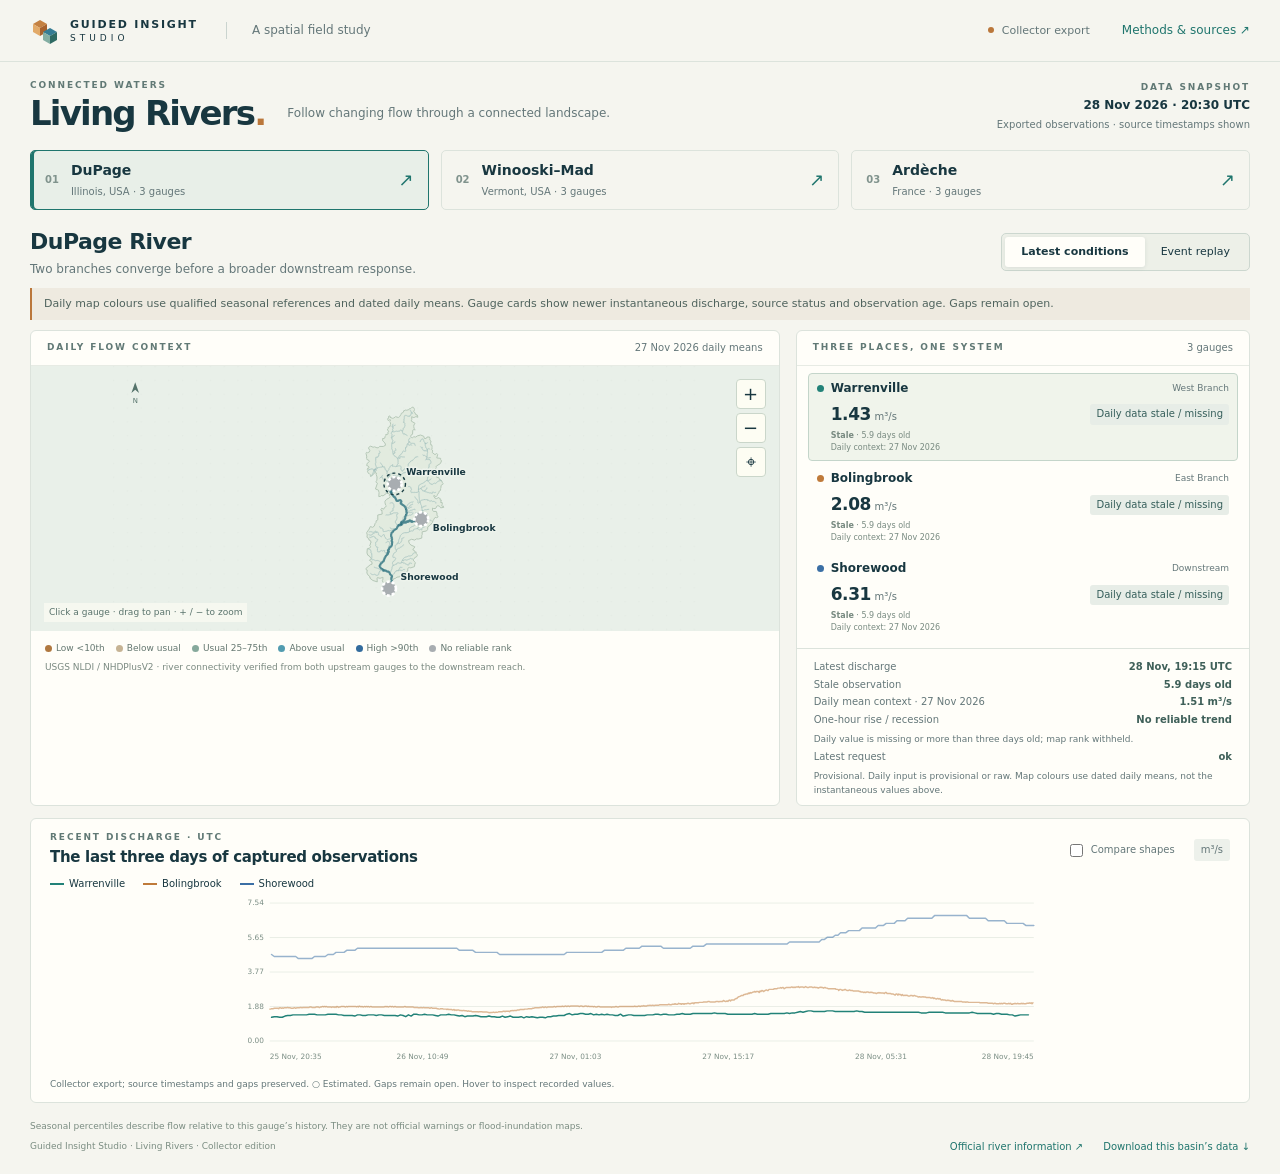
<file: living-rivers/index.html>
<!doctype html>
<html lang="en"><head><meta charset="utf-8"><meta name="viewport" content="width=device-width,initial-scale=1"><title>Living Rivers — Guided Insight Studio</title><link rel="stylesheet" href="styles.css"></head>
<body>
<header class="site-header"><a class="brand" href="#"><svg width="29" height="29" viewBox="0 0 29 29" aria-hidden="true"><path d="M3 8 10 4l7 4-7 4Z" fill="#c48142"/><path d="m3 8 7 4v8l-7-4Z" fill="#e2aa69"/><path d="m10 12 7-4v8l-7 4Z" fill="#a7622e"/><path d="m13 16 7-4 7 4-7 4Z" fill="#357c94"/><path d="m13 16 7 4v8l-7-4Z" fill="#83aea3"/><path d="m20 20 7-4v8l-7 4Z" fill="#2e6a63"/></svg><span>GUIDED INSIGHT<span class="studio">STUDIO</span></span></a><span class="project-tag">A spatial field study</span><div class="header-right"><span class="status-dot"></span>Collector export <button class="text-button" id="methods-button">Methods & sources ↗</button></div></header>
<main>
<section class="intro"><div><p class="eyebrow">CONNECTED WATERS</p><h1>Living Rivers<span class="title-dot">.</span></h1><p class="lede">Follow changing flow through a connected landscape.</p></div><div class="capture"><span class="eyebrow">DATA SNAPSHOT</span><strong id="capture-date">—</strong><span>Exported observations · source timestamps shown</span></div></section>
<nav class="basin-nav" aria-label="Select a river basin" id="basin-nav"></nav>
<section class="workspace-heading"><div><h2 id="basin-title"></h2><p id="basin-subtitle"></p></div><div class="mode-switch" role="group" aria-label="View mode"><button id="snapshot-button" class="active">Latest conditions</button><button id="replay-button">Event replay</button></div></section>
<div class="study-note" id="study-note"></div>
<section class="main-grid">
 <div class="map-card"><div class="panel-heading"><span class="eyebrow" id="map-label">DAILY FLOW CONTEXT</span><span id="map-date"></span></div><div class="map-area" id="map-area"><svg id="river-map" viewBox="0 0 760 345" role="img" aria-label="Interactive river network and stream gauges"></svg><div class="map-controls"><button id="zoom-in" aria-label="Zoom map in">+</button><button id="zoom-out" aria-label="Zoom map out">−</button><button id="zoom-reset" aria-label="Fit basin to map">⌖</button></div><div class="map-hint">Click a gauge · drag to pan · + / − to zoom</div></div><div class="map-legend"><span><i style="background:#b07840"></i>Low</span><span><i style="background:#c6b394"></i>Below usual</span><span><i style="background:#86a99c"></i>Usual</span><span><i style="background:#529cb0"></i>Above usual</span><span><i style="background:#326b9d"></i>High</span><span><i style="background:#a8adb1"></i>Uncertain / no rank</span></div><div class="map-footnote" id="network-note"></div></div>
 <aside class="gauge-panel"><div class="panel-heading"><span class="eyebrow">THREE PLACES, ONE SYSTEM</span><span id="gauge-count">3 gauges</span></div><div id="gauge-cards"></div><div class="selected-detail" id="selected-detail"></div></aside>
</section>
<section class="hydro-card"><div class="hydro-header"><div><p class="eyebrow" id="hydro-eyebrow">RECENT DISCHARGE</p><h3 id="hydro-title">Three responses, one river network</h3></div><div class="hydro-options"><label><input id="relative-toggle" type="checkbox">Compare shapes</label><span class="chart-unit" id="chart-unit">m³/s</span></div></div><div id="chart-legend" class="chart-legend"></div><div class="chart-wrap"><svg id="hydrograph" viewBox="0 0 1100 240" role="img" aria-label="Discharge hydrographs for the selected river basin"></svg><div id="chart-tooltip" class="chart-tooltip" hidden></div></div><div class="timeline" id="timeline"><button id="play-button" aria-label="Play replay">▶</button><button id="step-back" aria-label="Previous replay step">‹</button><input id="time-slider" type="range" min="0" max="100" value="0" aria-label="Replay time"><button id="step-forward" aria-label="Next replay step">›</button><output id="replay-time"></output></div><p class="chart-caption" id="chart-caption"></p></section>
<footer><p>Seasonal percentiles describe flow relative to this gauge’s history. They are not official warnings or flood-inundation maps.</p><div><span>Guided Insight Studio · Living Rivers · Collector edition</span><a id="official-link" target="_blank" rel="noopener noreferrer">Official river information ↗</a><button class="text-button" id="download-data">Download this basin’s data ↓</button></div></footer>
</main>
<dialog id="methods-dialog"><div class="dialog-head"><p class="eyebrow">READING THE RIVER</p><button id="close-methods" aria-label="Close methods">×</button></div><h2>What the indicators mean</h2><div id="methods-content"></div></dialog>
<script src="data.js"></script><script src="app.js"></script>
</body></html>
</file>
<file: living-rivers/styles.css>
:root{--ink:#183740;--muted:#647779;--paper:#f5f5ef;--line:#dce3dc;--teal:#1f756d;--orange:#ba773b;--surface:#fffef9}*{box-sizing:border-box}body{margin:0;background:var(--paper);color:var(--ink);font:14px/1.45 Inter,ui-sans-serif,system-ui,-apple-system,BlinkMacSystemFont,"Segoe UI",sans-serif}button,a,input{touch-action:manipulation}button{font:inherit;cursor:pointer}button:focus-visible,a:focus-visible,input:focus-visible{outline:3px solid #d89443;outline-offset:3px}button{color:inherit}a{color:var(--teal)}.site-header{height:75px;border-bottom:1px solid var(--line);display:flex;align-items:center;gap:28px;padding:0 max(30px,calc((100vw - 1320px)/2))}.brand{display:flex;gap:11px;align-items:center;font-size:11px;letter-spacing:1.8px;font-weight:750;color:var(--ink);text-decoration:none;line-height:1.4}.studio{display:block;font-size:9px;letter-spacing:4px;font-weight:500}.project-tag{border-left:1px solid #cad4cf;padding-left:25px;color:var(--muted);font-size:12px}.header-right{margin-left:auto;display:flex;align-items:center;gap:8px;color:var(--muted);font-size:11px}.text-button{background:none;border:0;padding:0;color:var(--teal);font-size:12px}.header-right .text-button{margin-left:24px}.status-dot{width:6px;height:6px;border-radius:50%;background:var(--orange)}main{max-width:1320px;margin:auto;padding:28px 30px 20px}.intro{display:flex;justify-content:space-between;align-items:center;margin-bottom:23px}.eyebrow{font-size:9px;letter-spacing:1.9px;font-weight:700;margin:0;color:#617975}h1{font-size:42px;font-weight:550;letter-spacing:-1.8px;margin:0;line-height:1.25}.title-dot{color:var(--orange)}.lede{color:var(--muted);margin:5px 0 0;font-size:13px}.capture{display:flex;flex-direction:column;gap:3px;text-align:right}.capture strong{font-weight:550;font-size:12px}.capture>span:last-child{font-size:10px;color:var(--muted)}.basin-nav{display:grid;grid-template-columns:repeat(3,1fr);gap:12px;margin-bottom:24px}.basin-choice{border:1px solid var(--line);background:transparent;display:flex;align-items:center;text-align:left;padding:12px 16px;border-radius:5px;gap:12px}.basin-choice.active{border-color:var(--teal);background:#e8efE8;box-shadow:inset 3px 0 0 var(--teal)}.basin-choice span:first-child{font-size:10px;color:#80938d;font-weight:600}.basin-choice strong{font-size:14px;font-weight:600;display:block}.basin-choice small{font-size:10px;color:var(--muted)}.basin-choice .arrow{margin-left:auto;color:var(--teal);font-size:18px}.workspace-heading{display:flex;justify-content:space-between;align-items:center;margin-bottom:13px}h2{font-size:22px;font-weight:550;letter-spacing:-.5px;margin:0}.workspace-heading p{margin:3px 0 0;font-size:12px;color:var(--muted)}.mode-switch{display:flex;border:1px solid #ccd7cf;border-radius:5px;padding:3px;background:#edf0e8}.mode-switch button{border:0;background:transparent;font-size:11px;padding:7px 16px;border-radius:3px}.mode-switch button.active{background:var(--surface);box-shadow:0 1px 4px #18374018;font-weight:650}.study-note{font-size:11px;line-height:1.6;margin-bottom:13px;padding:9px 12px;border-left:2px solid var(--orange);background:#eeeae0;color:#4f635d}.main-grid{display:grid;grid-template-columns:minmax(0,1.65fr) minmax(300px,1fr);gap:16px}.map-card,.gauge-panel,.hydro-card{border:1px solid var(--line);border-radius:6px;background:var(--surface);overflow:hidden}.panel-heading{height:40px;padding:0 16px;display:flex;align-items:center;justify-content:space-between;border-bottom:1px solid #e7ebe4}.panel-heading>span:last-child{font-size:10px;color:var(--muted)}.map-area{position:relative;background:#e9f0e9;height:322px;overflow:hidden;user-select:none}#river-map{width:100%;height:100%;cursor:grab}#river-map.dragging{cursor:grabbing}.river-line{fill:none;stroke:#95b9b9;stroke-width:1;vector-effect:non-scaling-stroke;opacity:.65}.route-line{fill:none;stroke:#286f7d;stroke-width:2.2;vector-effect:non-scaling-stroke;opacity:.75}.basin-boundary{fill:#dce7d7;fill-opacity:.55;stroke:#b5c7b7;stroke-width:1;vector-effect:non-scaling-stroke}.gauge-mark{cursor:pointer;outline:none}.gauge-mark text{font-size:12px;fill:#183740;paint-order:stroke;stroke:#edf3ec;stroke-width:4px;stroke-linejoin:round;font-weight:600}.gauge-mark .pin{stroke:white;stroke-width:2.6px;vector-effect:non-scaling-stroke}.gauge-mark .selection-ring{fill:none;stroke:#193d42;stroke-width:1.4;stroke-dasharray:3 3;vector-effect:non-scaling-stroke}.map-controls{position:absolute;top:13px;right:13px;display:flex;flex-direction:column;gap:4px}.map-controls button{width:30px;height:30px;background:#fffef5e8;border:1px solid #cad6ca;border-radius:4px;font-size:18px;line-height:1}.map-hint{position:absolute;bottom:9px;left:13px;font-size:9px;color:#59736c;background:#f8faf2dc;padding:3px 5px}.map-legend{display:flex;flex-wrap:wrap;gap:11px;padding:11px 14px 6px;font-size:9px;color:#647770}.map-legend span{display:flex;align-items:center;gap:4px}.map-legend i{width:7px;height:7px;border-radius:50%}.map-footnote{font-size:9px;color:#7a8980;padding:0 14px 10px}.gauge-panel{padding-bottom:0}#gauge-cards{padding:5px 11px}.gauge-card{display:block;width:100%;text-align:left;border:1px solid transparent;background:transparent;border-radius:4px;padding:8px 9px;margin:2px 0}.gauge-card.active{border-color:#c4d5ca;background:#f0f4eb}.gauge-card-top{display:flex;align-items:center;gap:7px;font-size:12px;font-weight:600}.series-dot{width:7px;height:7px;border-radius:50%;display:inline-block;flex-shrink:0}.gauge-card-top small{font-size:9px;font-weight:400;color:var(--muted);margin-left:auto}.gauge-card-bottom{display:flex;justify-content:space-between;align-items:center;margin:5px 0 0 14px;font-size:11px}.gauge-card-bottom strong{font-size:17px;font-weight:550;letter-spacing:-.4px}.gauge-card-bottom .unit{font-size:10px;font-weight:400;color:var(--muted);letter-spacing:0}.rank-chip{font-size:10px;background:#e7ede7;border-radius:3px;padding:3px 6px;color:#365f5b}.rank-chip.unknown{background:#e6e7e5;color:#6b716f}.selected-detail{border-top:1px solid var(--line);padding:10px 18px;font-size:10px;color:var(--muted);min-height:92px}.detail-row{display:flex;justify-content:space-between;gap:10px;margin:4px 0}.detail-row strong{font-weight:600;color:#3f6059}.detail-note{font-size:9px;margin:6px 0 0;line-height:1.5}.hydro-card{margin-top:16px;padding:15px 19px 11px}.hydro-header{display:flex;justify-content:space-between;align-items:center}.hydro-header h3{font-size:16px;margin:3px 0 0;font-weight:550;letter-spacing:-.3px}.hydro-options{display:flex;align-items:center;gap:19px;font-size:10px;color:var(--muted)}.hydro-options label{display:flex;align-items:center;gap:5px}.hydro-options input{accent-color:var(--teal)}.chart-unit{padding:4px 7px;background:#edf1eb;border-radius:3px}.chart-legend{display:flex;gap:18px;margin:10px 0 1px;font-size:10px}.chart-legend span{display:flex;align-items:center;gap:5px}.chart-wrap{position:relative}#hydrograph{width:100%;height:210px;display:block;overflow:visible}.chart-grid{stroke:#e3e9e0;stroke-width:1}.chart-axis-label{font-size:10px;fill:#7a8d84}.chart-series{fill:none;stroke-width:2;stroke-linejoin:round;stroke-linecap:round}.chart-hoverline{stroke:#687f75;stroke-dasharray:3 3;stroke-width:1}.chart-tooltip{position:absolute;top:13px;left:70px;z-index:10;background:#fffef8f5;border:1px solid #ced8cb;border-radius:5px;padding:8px 10px;font-size:10px;pointer-events:none;box-shadow:0 3px 12px #18374012;max-width:270px}.chart-tooltip b{display:block;margin-bottom:4px}.timeline{display:flex;align-items:center;gap:10px;border-top:1px solid #e6eae2;padding-top:10px;margin-top:2px}.timeline[hidden]{display:none}.timeline button{background:#eef2e9;border:1px solid #d7e0d3;border-radius:4px;width:29px;height:27px;font-size:17px;line-height:1}.timeline #play-button{font-size:12px;background:var(--teal);color:white;border-color:var(--teal)}input[type=range]{accent-color:var(--teal);flex:1;min-width:40px}.timeline output{font-size:10px;min-width:150px;text-align:right;font-variant-numeric:tabular-nums}.chart-caption{font-size:9px;color:var(--muted);margin:9px 0 0}footer{margin:17px 0 0;color:#7b8d82;font-size:9px}footer p{margin:0 0 6px}footer>div{display:flex;gap:20px;align-items:center}footer a{margin-left:auto;text-decoration:none;font-size:10px}footer button{font-size:10px!important}dialog{border:1px solid #cbd6ca;border-radius:8px;background:#fafbf4;color:var(--ink);padding:24px 29px;max-width:700px;width:calc(100% - 35px);max-height:86vh;box-shadow:0 20px 80px #18374040}dialog::backdrop{background:#172e3870}.dialog-head{display:flex;align-items:center;justify-content:space-between}.dialog-head button{border:0;background:none;font-size:26px}.dialog-head .eyebrow{color:var(--teal)}dialog h2{font-size:26px;margin:8px 0 18px}dialog h3{font-size:14px;margin:20px 0 7px}dialog p,dialog li{font-size:12px;color:#5b7267}dialog table{font-size:11px;border-collapse:collapse;width:100%}dialog td,dialog th{padding:8px;border-bottom:1px solid #dce3d7;text-align:left}.quality-key{display:inline-block;padding:2px 5px;background:#eef0e7;color:#876a3d;border-radius:2px;font-size:9px}svg text{font-family:inherit}.empty-message{font-size:11px;color:#7b7463;padding:20px}.legend-line{height:2px;width:14px;display:inline-block}.plot-cursor{stroke:#183740;stroke-width:1.2;stroke-dasharray:3 3}@media(min-width:1500px){.map-area{height:350px}#hydrograph{height:230px}}@media(max-width:900px){.site-header{padding:0 20px}.project-tag{display:none}main{padding:24px 18px}.main-grid{grid-template-columns:minmax(0,1.2fr) minmax(280px,1fr)}.map-area{height:340px}.basin-choice{padding:11px}.intro h1{font-size:36px}.header-right .text-button{margin-left:10px}.map-legend{gap:8px}.chart-legend{gap:10px}}@media(max-width:680px){.site-header{height:63px}.header-right{font-size:0}.header-right .text-button{font-size:10px}.intro{align-items:flex-start}.capture{max-width:135px}.capture strong{font-size:10px}.capture>span:last-child{font-size:9px}.basin-nav{gap:6px;margin-bottom:20px}.basin-choice{padding:9px 8px;gap:5px}.basin-choice>span:first-child,.basin-choice .arrow{display:none}.basin-choice strong{font-size:12px}.basin-choice small{font-size:9px}.workspace-heading{align-items:flex-start;gap:10px}.workspace-heading h2{font-size:20px}.workspace-heading p{font-size:10px}.mode-switch button{padding:6px 8px;font-size:10px}.main-grid{grid-template-columns:1fr}.map-area{height:310px}.gauge-panel{display:flex;flex-direction:column}.gauge-panel .panel-heading{height:35px}#gauge-cards{display:grid;grid-template-columns:repeat(3,1fr);gap:3px}.gauge-card{padding:8px 5px}.gauge-card-top{font-size:10px;gap:4px}.gauge-card-top small{display:none}.gauge-card-bottom{margin-left:0;display:block}.gauge-card-bottom strong{font-size:17px}.gauge-card-bottom .rank-chip{display:block;margin-top:4px;width:max-content;max-width:100%;font-size:9px}.selected-detail{min-height:80px}.hydro-card{padding:13px 12px}.hydro-header h3{font-size:14px}.hydro-options{gap:7px;font-size:9px}.chart-legend{font-size:8px;gap:9px;flex-wrap:wrap}.timeline{gap:6px}.timeline output{min-width:105px;font-size:9px}#hydrograph{height:190px}footer>div{flex-wrap:wrap;gap:8px}footer a{margin-left:0}footer>div>span{width:100%}}
/* Keep the map, gauge context and replay close together on desktop. */
.site-header{height:62px}main{padding-top:17px}.intro{margin-bottom:15px}.intro>div:first-child{display:grid;grid-template-columns:auto auto;column-gap:22px;align-items:center}.intro>div:first-child>.eyebrow{grid-column:1/-1}.intro h1{font-size:34px}.intro .lede{margin:0;font-size:12px}.basin-nav{margin-bottom:16px}.basin-choice{padding:9px 14px}.workspace-heading{margin-bottom:10px}.study-note{padding:7px 12px;margin-bottom:10px}.map-area{height:265px}.panel-heading{height:35px}.gauge-card{padding:6px 8px}.gauge-date{margin:3px 0 0 14px;font-size:8px;color:#788a80}.selected-detail{padding:8px 17px;min-height:90px}.detail-row{margin:3px 0}.hydro-card{margin-top:12px;padding-top:12px}#hydrograph{height:177px}.hydro-header h3{font-size:15px}.chart-legend{margin-top:8px}.map-footnote{line-height:1.45}@media(min-width:1500px){.map-area{height:285px}#hydrograph{height:195px}}@media(max-width:680px){.intro>div:first-child{display:block}.intro h1{font-size:32px}.intro .lede{font-size:10px;margin-top:4px;max-width:180px}.basin-choice{padding:9px 8px}.map-area{height:280px}.gauge-date{margin-left:0;font-size:8px}.selected-detail{min-height:80px}#hydrograph{height:180px}}

.gauge-date strong{text-transform:capitalize}.gauge-date{line-height:1.5}
</file>
